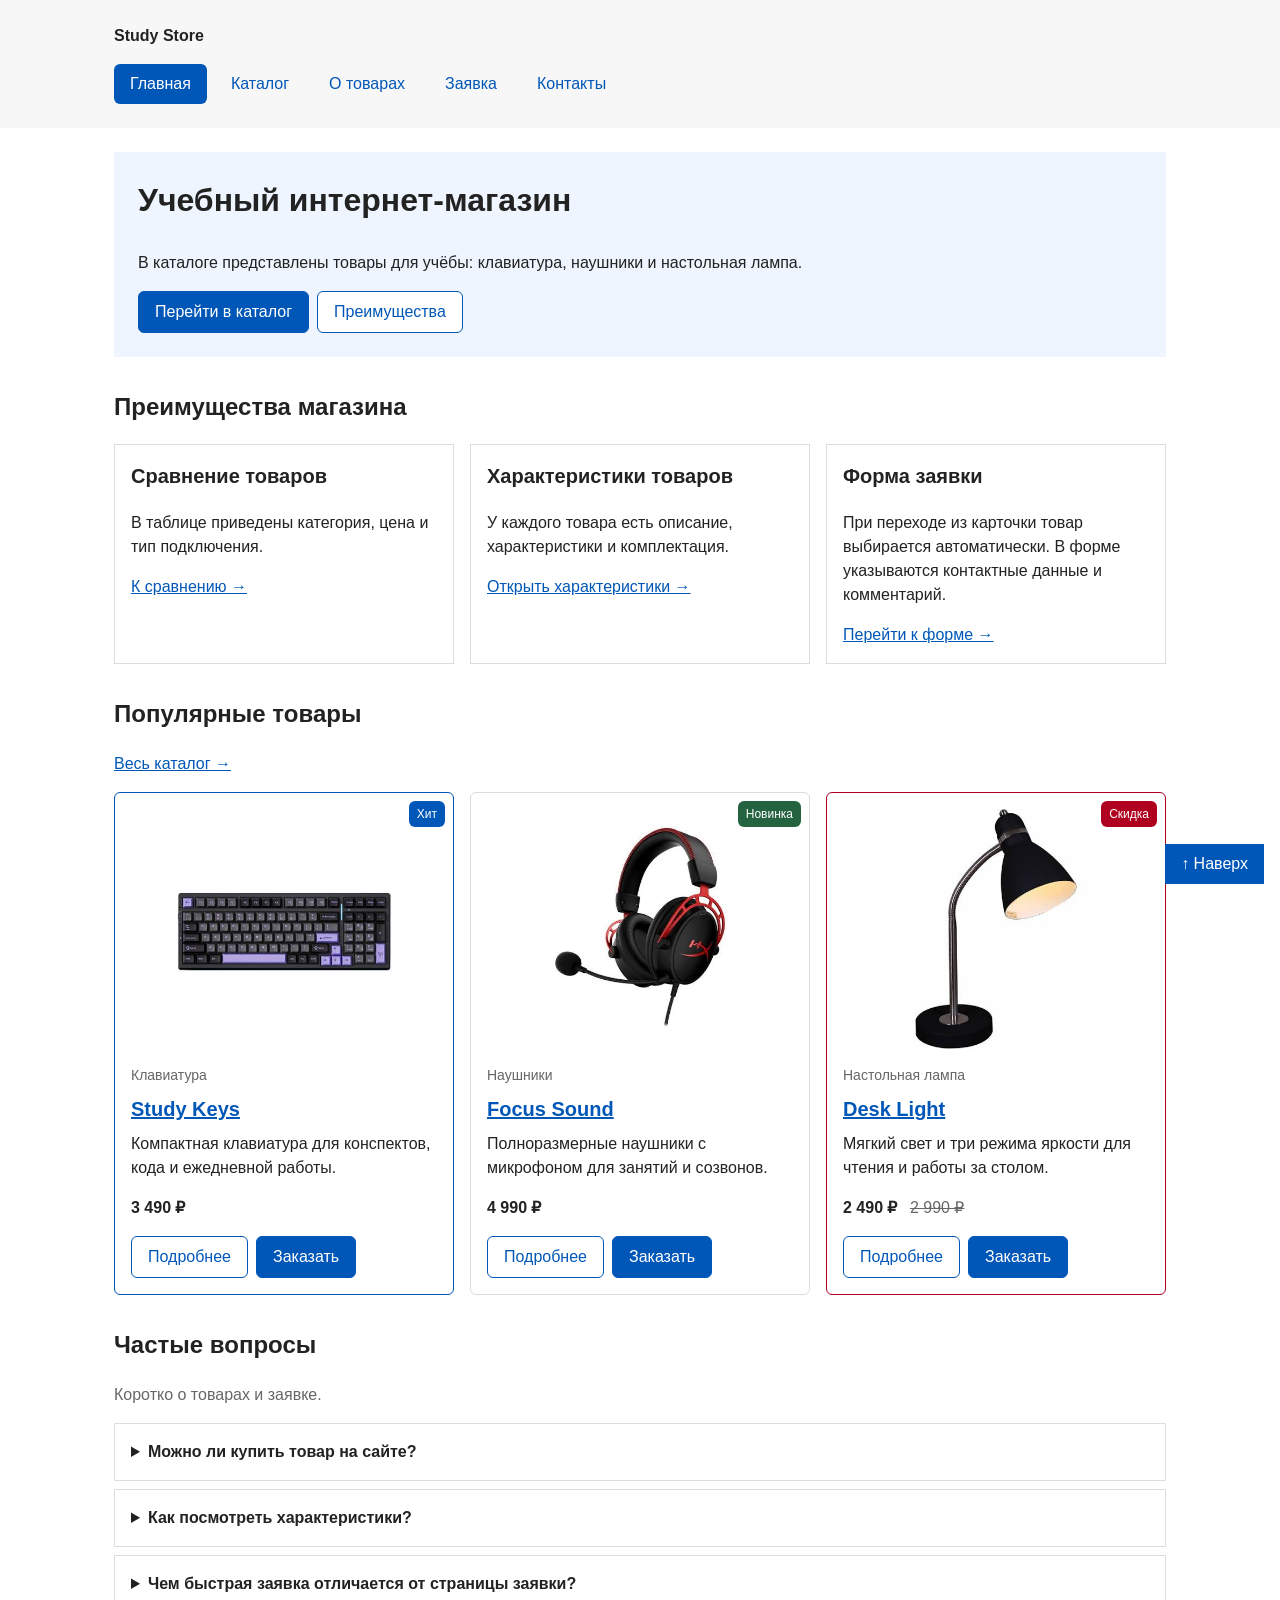
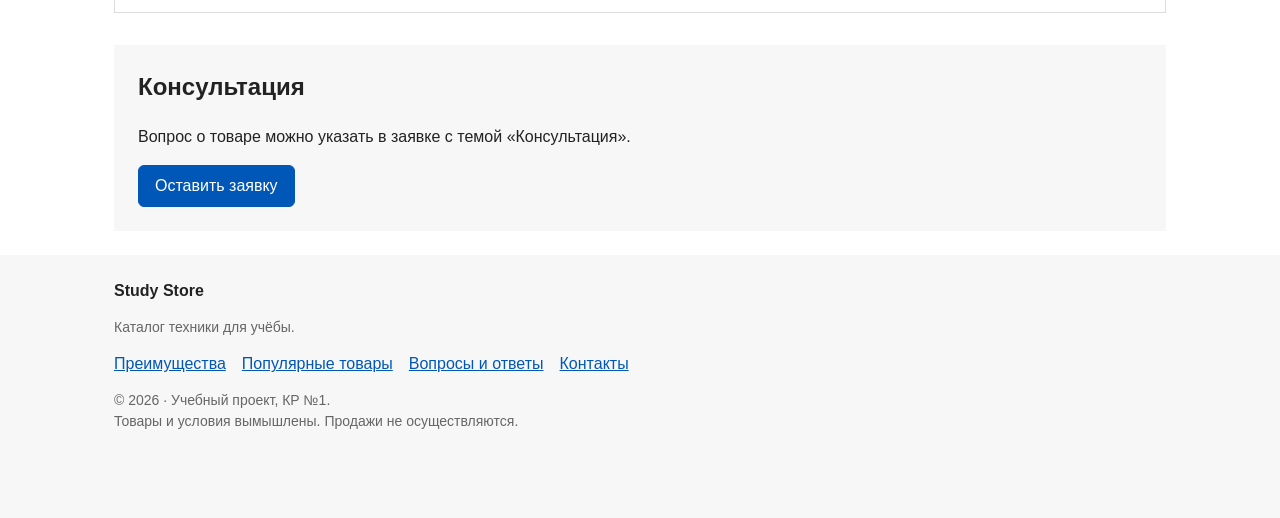
<file: index.html>
<!DOCTYPE html>
<html lang="ru">
<head>
  <meta charset="UTF-8">
  <meta name="viewport" content="width=device-width, initial-scale=1.0">
  <meta name="description" content="Study Store: клавиатура, наушники и настольная лампа для удобного рабочего места. Учебный интернет-магазин.">
  <title>Техника для учёбы — Study Store</title>
  <link rel="icon" href="images/favicon.svg" type="image/svg+xml">
  <link rel="stylesheet" href="css/style.css?v=20261005-hover">
  <script src="js/main.js?v=kr1-final" defer></script>
</head>
<body>
  <a class="skip-link" href="#main-content">Перейти к содержимому</a>
  <header class="site-header" id="top">
    <div class="site-header__inner">
      <a class="site-header__logo" href="index.html">Study Store</a>
      <nav class="site-nav" aria-label="Основная навигация">
        <ul class="site-nav__list">
          <li class="site-nav__item"><a class="site-nav__link site-nav__link--active" aria-current="page" href="index.html">Главная</a></li>
          <li class="site-nav__item"><a class="site-nav__link" href="catalog.html">Каталог</a></li>
          <li class="site-nav__item"><a class="site-nav__link" href="product.html">О товарах</a></li>
          <li class="site-nav__item"><a class="site-nav__link" href="order.html">Заявка</a></li>
          <li class="site-nav__item"><a class="site-nav__link" href="contacts.html">Контакты</a></li>
        </ul>
      </nav>
    </div>
  </header>
  <main class="page-main" id="main-content" tabindex="-1">
    <section class="hero" aria-labelledby="hero-title">
      <div class="hero__content">
        
        <h1 class="hero__title" id="hero-title">Учебный интернет-магазин</h1>
        <p class="hero__description">В каталоге представлены товары для учёбы: клавиатура, наушники и настольная лампа.</p>
        <div class="hero__actions"><a class="button button--primary" href="catalog.html">Перейти в каталог</a><a class="button button--secondary" href="#advantages">Преимущества</a></div>
      </div>
    </section>
    <section class="section" id="advantages" aria-labelledby="advantages-title">
      <div class="section__heading"><div><h2 class="section__title" id="advantages-title">Преимущества магазина</h2></div></div>
      <div class="benefits">
        <article class="benefit"><h3 class="benefit__title">Сравнение товаров</h3><p class="benefit__text">В таблице приведены категория, цена и тип подключения.</p><a href="catalog.html#comparison">К сравнению →</a></article>
        <article class="benefit"><h3 class="benefit__title">Характеристики товаров</h3><p class="benefit__text">У каждого товара есть описание, характеристики и комплектация.</p><a href="product.html">Открыть характеристики →</a></article>
        <article class="benefit"><h3 class="benefit__title">Форма заявки</h3><p class="benefit__text">При переходе из карточки товар выбирается автоматически. В форме указываются контактные данные и комментарий.</p><a href="order.html">Перейти к форме →</a></article>
      </div>
    </section>
    <section class="section" id="popular" aria-labelledby="popular-title">
      <div class="section__heading"><div><h2 class="section__title" id="popular-title">Популярные товары</h2></div><a class="section__link" href="catalog.html">Весь каталог →</a></div>
      <div class="products-grid">
        <article class="product-card product-card--featured">
          <span class="product-card__badge">Хит</span>
          <a class="product-card__visual" href="product.html#keyboard" aria-label="Подробнее о Study Keys"><img class="product-card__image" src="images/keyboard.jpeg" width="447" height="447" alt="Клавиатура Study Keys — фото" loading="lazy"></a>
          <p class="product-card__category">Клавиатура</p>
          <h3 class="product-card__title"><a href="product.html#keyboard">Study Keys</a></h3>
          <p class="product-card__description">Компактная клавиатура для конспектов, кода и ежедневной работы.</p>
          <p class="product-card__price">3 490 ₽</p>
          <div class="product-card__actions">
            <a class="button button--secondary" href="product.html#keyboard">Подробнее</a>
            <button class="button button--primary product-card__button" type="button" data-order-product="keyboard">Заказать</button>
          </div>
        </article>
        <article class="product-card product-card--new">
          <span class="product-card__badge">Новинка</span>
          <a class="product-card__visual" href="product.html#headphones" aria-label="Подробнее о Focus Sound"><img class="product-card__image" src="images/headphones.jpeg" width="447" height="447" alt="Наушники Focus Sound — фото" loading="lazy"></a>
          <p class="product-card__category">Наушники</p>
          <h3 class="product-card__title"><a href="product.html#headphones">Focus Sound</a></h3>
          <p class="product-card__description">Полноразмерные наушники с микрофоном для занятий и созвонов.</p>
          <p class="product-card__price">4 990 ₽</p>
          <div class="product-card__actions">
            <a class="button button--secondary" href="product.html#headphones">Подробнее</a>
            <button class="button button--primary product-card__button" type="button" data-order-product="headphones">Заказать</button>
          </div>
        </article>
        <article class="product-card product-card--discount">
          <span class="product-card__badge">Скидка</span>
          <a class="product-card__visual" href="product.html#lamp" aria-label="Подробнее о Desk Light"><img class="product-card__image" src="images/desk_lamp.jpeg" width="447" height="447" alt="Настольная лампа Desk Light — фото" loading="lazy"></a>
          <p class="product-card__category">Настольная лампа</p>
          <h3 class="product-card__title"><a href="product.html#lamp">Desk Light</a></h3>
          <p class="product-card__description">Мягкий свет и три режима яркости для чтения и работы за столом.</p>
          <p class="product-card__price">2 490 ₽ <del class="product-card__old-price">2 990 ₽</del></p>
          <div class="product-card__actions">
            <a class="button button--secondary" href="product.html#lamp">Подробнее</a>
            <button class="button button--primary product-card__button" type="button" data-order-product="lamp">Заказать</button>
          </div>
        </article>
      </div>
    </section>
    <p class="success-message" id="success-message" role="status" tabindex="-1" hidden></p>
    <section class="section faq" id="faq" aria-labelledby="faq-title">
      <div><h2 class="section__title" id="faq-title">Частые вопросы</h2><p class="section__description">Коротко о товарах и заявке.</p></div>
      <div class="faq__list">
        <details class="faq__item"><summary class="faq__question">Можно ли купить товар на сайте?</summary><p class="faq__answer">Это учебный магазин. Товары и цены демонстрационные, оплаты и настоящей отправки заявок нет.</p></details>
        <details class="faq__item"><summary class="faq__question">Как посмотреть характеристики?</summary><p class="faq__answer">Ссылка «Подробнее» в карточке ведёт на страницу с характеристиками и комплектацией товара.</p></details>
        <details class="faq__item"><summary class="faq__question">Чем быстрая заявка отличается от страницы заявки?</summary><p class="faq__answer">В модальном окне удобно оставить заявку, не уходя из каталога. На отдельной странице доступна та же форма с подсказками.</p></details>
      </div>
    </section>
    <aside class="callout"><div><h2 class="callout__title">Консультация</h2><p class="callout__text">Вопрос о товаре можно указать в заявке с темой «Консультация».</p></div><a class="button button--primary" href="order.html">Оставить заявку</a></aside>
  </main>
  <footer class="site-footer" id="contacts">
    <div class="site-footer__inner">
      <div><a class="site-footer__logo" href="index.html">Study Store</a><p class="site-footer__note">Каталог техники для учёбы.</p></div>
      <nav class="site-footer__nav" aria-label="Разделы главной страницы">
        <a href="index.html#advantages">Преимущества</a>
        <a href="index.html#popular">Популярные товары</a>
        <a href="index.html#faq">Вопросы и ответы</a>
        <a href="contacts.html">Контакты</a>
      </nav>
      <p class="site-footer__note">© 2026 · Учебный проект, КР №1.<br>Товары и условия вымышлены. Продажи не осуществляются.</p>
    </div>
  </footer>
  <a class="back-to-top" href="#top" aria-label="Вернуться наверх">↑ Наверх</a>
  <dialog class="order-dialog" id="order-dialog" aria-labelledby="order-dialog-title">
    <h2 class="order-dialog__title" id="order-dialog-title">Оставить заявку</h2>
      <form class="order-form" id="order-form" action="order.html" method="get">
        <p class="order-form__note">Поля со звёздочкой * обязательны. Это учебная форма: данные не отправляются и не сохраняются.</p>
        <noscript><p class="order-form__note">Для демонстрации отправки включите JavaScript. Не вводите реальные персональные данные.</p></noscript>
        <div class="order-form__field">
          <label class="order-form__label" for="selected-product">Товар *</label>
          <select class="order-form__select" id="selected-product" name="product" required>
            <option value="">Выберите товар</option>
            <option value="keyboard">Study Keys — 3 490 ₽</option>
            <option value="headphones">Focus Sound — 4 990 ₽</option>
            <option value="lamp">Desk Light — 2 490 ₽</option>
          </select>
        </div>
        <div class="order-form__row">
          <div class="order-form__field">
            <label class="order-form__label" for="order-name">Имя *</label>
            <input class="order-form__input" id="order-name" name="name" type="text" minlength="2" maxlength="60" autocomplete="given-name" placeholder="Например, Алексей" required>
          </div>
          <div class="order-form__field">
            <label class="order-form__label" for="order-email">E-mail *</label>
            <input class="order-form__input" id="order-email" name="email" type="email" autocomplete="email" placeholder="name@example.com" required>
          </div>
        </div>
        <div class="order-form__row">
          <div class="order-form__field">
            <label class="order-form__label" for="order-phone">Телефон *</label>
            <input class="order-form__input" id="order-phone" name="phone" type="tel" autocomplete="tel" inputmode="tel" pattern="\+7[0-9]{10}" placeholder="+79000000000" aria-describedby="phone-hint" required>
            <small class="order-form__hint" id="phone-hint">+7 и 10 цифр, без пробелов: +79000000000.</small>
          </div>
          <div class="order-form__field">
            <label class="order-form__label" for="order-date">Удобная дата связи</label>
            <input class="order-form__input" id="order-date" name="date" type="date">
          </div>
        </div>
        <div class="order-form__field">
          <label class="order-form__label" for="order-topic">Тема заявки *</label>
          <select class="order-form__select" id="order-topic" name="topic" required>
            <option value="product">Заказ товара</option>
            <option value="consultation">Консультация</option>
            <option value="delivery">Вопрос о доставке</option>
          </select>
        </div>
        <div class="order-form__field">
          <label class="order-form__label" for="order-comment">Комментарий</label>
          <textarea class="order-form__textarea" id="order-comment" name="comment" rows="3" maxlength="1000" placeholder="Комментарий к заявке"></textarea>
        </div>
        <div class="order-form__consent">
          <input class="order-form__checkbox" id="order-agreement" name="agreement" type="checkbox" required>
          <label class="order-form__label" for="order-agreement">Согласен на обработку указанных данных в рамках учебной демонстрации *</label>
        </div>
        <div class="order-form__actions">
          <button class="button button--primary" type="submit">Отправить заявку</button>
          <button class="button button--secondary" id="close-order-dialog" type="button">Закрыть</button>
        </div>
      </form>
  </dialog>
</body>
</html>
</file>
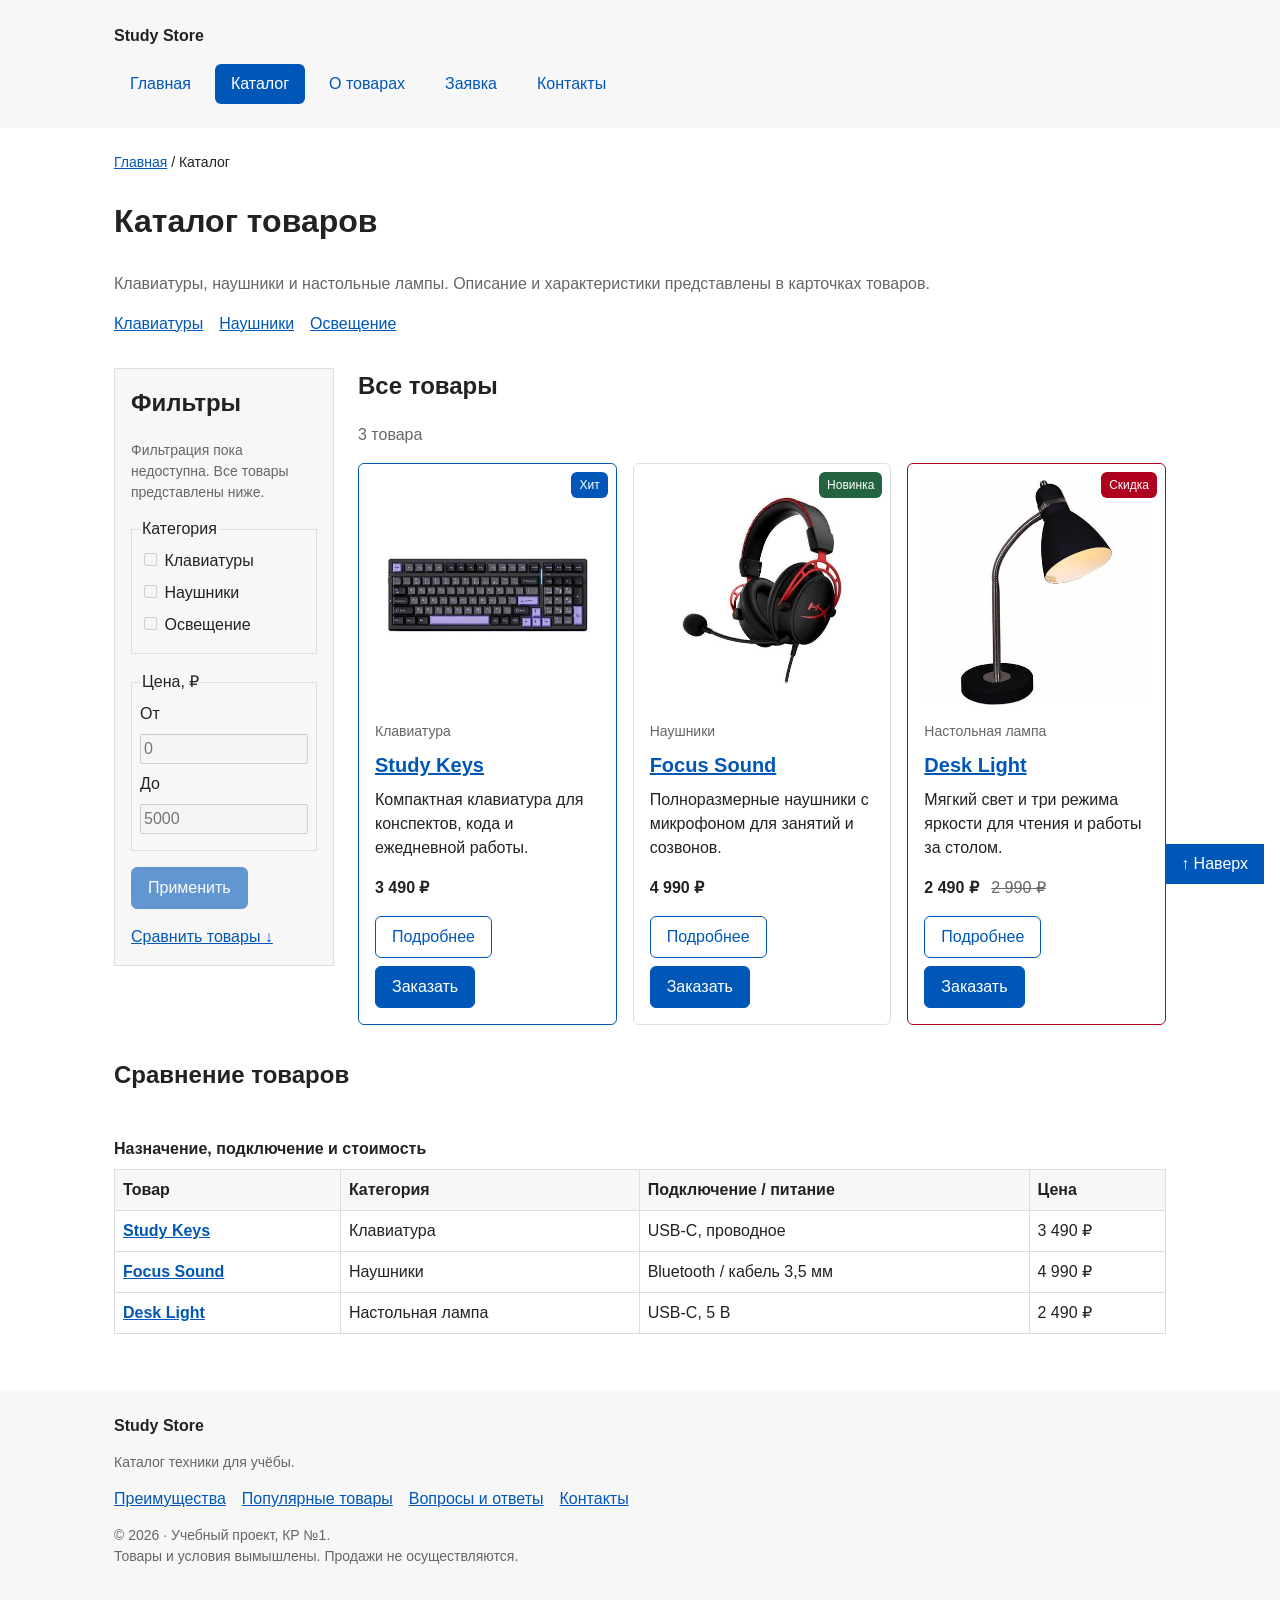
<file: catalog.html>
<!DOCTYPE html>
<html lang="ru">
<head>
  <meta charset="UTF-8">
  <meta name="viewport" content="width=device-width, initial-scale=1.0">
  <meta name="description" content="Каталог Study Store: три категории техники, цены, карточки товаров и таблица сравнения.">
  <title>Каталог товаров — Study Store</title>
  <link rel="icon" href="images/favicon.svg" type="image/svg+xml">
  <link rel="stylesheet" href="css/style.css?v=20261005-hover">
  <script src="js/main.js?v=kr1-final" defer></script>
</head>
<body>
  <a class="skip-link" href="#main-content">Перейти к содержимому</a>
  <header class="site-header" id="top">
    <div class="site-header__inner">
      <a class="site-header__logo" href="index.html">Study Store</a>
      <nav class="site-nav" aria-label="Основная навигация">
        <ul class="site-nav__list">
          <li class="site-nav__item"><a class="site-nav__link" href="index.html">Главная</a></li>
          <li class="site-nav__item"><a class="site-nav__link site-nav__link--active" aria-current="page" href="catalog.html">Каталог</a></li>
          <li class="site-nav__item"><a class="site-nav__link" href="product.html">О товарах</a></li>
          <li class="site-nav__item"><a class="site-nav__link" href="order.html">Заявка</a></li>
          <li class="site-nav__item"><a class="site-nav__link" href="contacts.html">Контакты</a></li>
        </ul>
      </nav>
    </div>
  </header>
  <main class="page-main" id="main-content" tabindex="-1">
    <nav class="breadcrumbs" aria-label="Хлебные крошки"><a class="breadcrumbs__link" href="index.html">Главная</a><span class="breadcrumbs__current" aria-current="page">Каталог</span></nav>
    <section class="section page-intro"><h1 class="page-intro__title">Каталог товаров</h1><p class="section__description">Клавиатуры, наушники и настольные лампы. Описание и характеристики представлены в карточках товаров.</p><div class="category-nav" aria-label="Категории"><a class="category-nav__link" href="product.html#keyboard">Клавиатуры</a><a class="category-nav__link" href="product.html#headphones">Наушники</a><a class="category-nav__link" href="product.html#lamp">Освещение</a></div></section>
    <div class="catalog-layout">
      <aside class="catalog-filters" aria-labelledby="filters-title">
        <h2 class="catalog-filters__title" id="filters-title">Фильтры</h2>
        <p class="catalog-filters__note" id="filter-note">Фильтрация пока недоступна. Все товары представлены ниже.</p>
        <form class="filters-form" action="catalog.html" method="get" aria-describedby="filter-note">
          <fieldset class="filters-form__group" disabled><legend class="filters-form__legend">Категория</legend>
            <label class="filters-form__label" for="category-keys"><input id="category-keys" name="category" type="checkbox" value="keyboard"> Клавиатуры</label>
            <label class="filters-form__label" for="category-sound"><input id="category-sound" name="category" type="checkbox" value="headphones"> Наушники</label>
            <label class="filters-form__label" for="category-light"><input id="category-light" name="category" type="checkbox" value="lamp"> Освещение</label>
          </fieldset>
          <fieldset class="filters-form__group" disabled><legend class="filters-form__legend">Цена, ₽</legend><label class="filters-form__label" for="price-from">От</label><input class="filters-form__input" id="price-from" name="price-from" type="number" min="0" placeholder="0"><label class="filters-form__label" for="price-to">До</label><input class="filters-form__input" id="price-to" name="price-to" type="number" min="0" placeholder="5000"></fieldset>
          <button class="button button--primary" type="submit" disabled>Применить</button>
        </form>
        <a class="catalog-filters__link" href="#comparison">Сравнить товары ↓</a>
      </aside>
      <section class="catalog-products" aria-labelledby="products-title"><div class="section__heading"><h2 class="section__title" id="products-title">Все товары</h2><span class="catalog-products__count">3 товара</span></div><div class="products-grid products-grid--catalog">
        <article class="product-card product-card--featured">
          <span class="product-card__badge">Хит</span>
          <a class="product-card__visual" href="product.html#keyboard" aria-label="Подробнее о Study Keys"><img class="product-card__image" src="images/keyboard.jpeg" width="447" height="447" alt="Клавиатура Study Keys — фото" loading="lazy"></a>
          <p class="product-card__category">Клавиатура</p>
          <h3 class="product-card__title"><a href="product.html#keyboard">Study Keys</a></h3>
          <p class="product-card__description">Компактная клавиатура для конспектов, кода и ежедневной работы.</p>
          <p class="product-card__price">3 490 ₽</p>
          <div class="product-card__actions">
            <a class="button button--secondary" href="product.html#keyboard">Подробнее</a>
            <button class="button button--primary product-card__button" type="button" data-order-product="keyboard">Заказать</button>
          </div>
        </article>
        <article class="product-card product-card--new">
          <span class="product-card__badge">Новинка</span>
          <a class="product-card__visual" href="product.html#headphones" aria-label="Подробнее о Focus Sound"><img class="product-card__image" src="images/headphones.jpeg" width="447" height="447" alt="Наушники Focus Sound — фото" loading="lazy"></a>
          <p class="product-card__category">Наушники</p>
          <h3 class="product-card__title"><a href="product.html#headphones">Focus Sound</a></h3>
          <p class="product-card__description">Полноразмерные наушники с микрофоном для занятий и созвонов.</p>
          <p class="product-card__price">4 990 ₽</p>
          <div class="product-card__actions">
            <a class="button button--secondary" href="product.html#headphones">Подробнее</a>
            <button class="button button--primary product-card__button" type="button" data-order-product="headphones">Заказать</button>
          </div>
        </article>
        <article class="product-card product-card--discount">
          <span class="product-card__badge">Скидка</span>
          <a class="product-card__visual" href="product.html#lamp" aria-label="Подробнее о Desk Light"><img class="product-card__image" src="images/desk_lamp.jpeg" width="447" height="447" alt="Настольная лампа Desk Light — фото" loading="lazy"></a>
          <p class="product-card__category">Настольная лампа</p>
          <h3 class="product-card__title"><a href="product.html#lamp">Desk Light</a></h3>
          <p class="product-card__description">Мягкий свет и три режима яркости для чтения и работы за столом.</p>
          <p class="product-card__price">2 490 ₽ <del class="product-card__old-price">2 990 ₽</del></p>
          <div class="product-card__actions">
            <a class="button button--secondary" href="product.html#lamp">Подробнее</a>
            <button class="button button--primary product-card__button" type="button" data-order-product="lamp">Заказать</button>
          </div>
        </article>
      </div></section>
    </div>
    <p class="success-message" id="success-message" role="status" tabindex="-1" hidden></p>
    <section class="section" id="comparison" aria-labelledby="comparison-title"><h2 class="section__title" id="comparison-title">Сравнение товаров</h2><div class="table-wrap" role="region" aria-label="Сравнение товаров" tabindex="0"><table class="product-table"><caption class="product-table__caption">Назначение, подключение и стоимость</caption><thead><tr><th class="product-table__cell" scope="col">Товар</th><th class="product-table__cell" scope="col">Категория</th><th class="product-table__cell" scope="col">Подключение / питание</th><th class="product-table__cell" scope="col">Цена</th></tr></thead><tbody>
          <tr><th class="product-table__cell" scope="row"><a href="product.html#keyboard">Study Keys</a></th><td class="product-table__cell">Клавиатура</td><td class="product-table__cell">USB-C, проводное</td><td class="product-table__cell">3 490 ₽</td></tr>
          <tr><th class="product-table__cell" scope="row"><a href="product.html#headphones">Focus Sound</a></th><td class="product-table__cell">Наушники</td><td class="product-table__cell">Bluetooth / кабель 3,5 мм</td><td class="product-table__cell">4 990 ₽</td></tr>
          <tr><th class="product-table__cell" scope="row"><a href="product.html#lamp">Desk Light</a></th><td class="product-table__cell">Настольная лампа</td><td class="product-table__cell">USB-C, 5 В</td><td class="product-table__cell">2 490 ₽</td></tr>
        </tbody></table></div></section>
  </main>
  <footer class="site-footer" id="contacts">
    <div class="site-footer__inner">
      <div><a class="site-footer__logo" href="index.html">Study Store</a><p class="site-footer__note">Каталог техники для учёбы.</p></div>
      <nav class="site-footer__nav" aria-label="Разделы главной страницы">
        <a href="index.html#advantages">Преимущества</a>
        <a href="index.html#popular">Популярные товары</a>
        <a href="index.html#faq">Вопросы и ответы</a>
        <a href="contacts.html">Контакты</a>
      </nav>
      <p class="site-footer__note">© 2026 · Учебный проект, КР №1.<br>Товары и условия вымышлены. Продажи не осуществляются.</p>
    </div>
  </footer>
  <a class="back-to-top" href="#top" aria-label="Вернуться наверх">↑ Наверх</a>
  <dialog class="order-dialog" id="order-dialog" aria-labelledby="order-dialog-title">
    <h2 class="order-dialog__title" id="order-dialog-title">Оставить заявку</h2>
      <form class="order-form" id="order-form" action="order.html" method="get">
        <p class="order-form__note">Поля со звёздочкой * обязательны. Это учебная форма: данные не отправляются и не сохраняются.</p>
        <noscript><p class="order-form__note">Для демонстрации отправки включите JavaScript. Не вводите реальные персональные данные.</p></noscript>
        <div class="order-form__field">
          <label class="order-form__label" for="selected-product">Товар *</label>
          <select class="order-form__select" id="selected-product" name="product" required>
            <option value="">Выберите товар</option>
            <option value="keyboard">Study Keys — 3 490 ₽</option>
            <option value="headphones">Focus Sound — 4 990 ₽</option>
            <option value="lamp">Desk Light — 2 490 ₽</option>
          </select>
        </div>
        <div class="order-form__row">
          <div class="order-form__field">
            <label class="order-form__label" for="order-name">Имя *</label>
            <input class="order-form__input" id="order-name" name="name" type="text" minlength="2" maxlength="60" autocomplete="given-name" placeholder="Например, Алексей" required>
          </div>
          <div class="order-form__field">
            <label class="order-form__label" for="order-email">E-mail *</label>
            <input class="order-form__input" id="order-email" name="email" type="email" autocomplete="email" placeholder="name@example.com" required>
          </div>
        </div>
        <div class="order-form__row">
          <div class="order-form__field">
            <label class="order-form__label" for="order-phone">Телефон *</label>
            <input class="order-form__input" id="order-phone" name="phone" type="tel" autocomplete="tel" inputmode="tel" pattern="\+7[0-9]{10}" placeholder="+79000000000" aria-describedby="phone-hint" required>
            <small class="order-form__hint" id="phone-hint">+7 и 10 цифр, без пробелов: +79000000000.</small>
          </div>
          <div class="order-form__field">
            <label class="order-form__label" for="order-date">Удобная дата связи</label>
            <input class="order-form__input" id="order-date" name="date" type="date">
          </div>
        </div>
        <div class="order-form__field">
          <label class="order-form__label" for="order-topic">Тема заявки *</label>
          <select class="order-form__select" id="order-topic" name="topic" required>
            <option value="product">Заказ товара</option>
            <option value="consultation">Консультация</option>
            <option value="delivery">Вопрос о доставке</option>
          </select>
        </div>
        <div class="order-form__field">
          <label class="order-form__label" for="order-comment">Комментарий</label>
          <textarea class="order-form__textarea" id="order-comment" name="comment" rows="3" maxlength="1000" placeholder="Комментарий к заявке"></textarea>
        </div>
        <div class="order-form__consent">
          <input class="order-form__checkbox" id="order-agreement" name="agreement" type="checkbox" required>
          <label class="order-form__label" for="order-agreement">Согласен на обработку указанных данных в рамках учебной демонстрации *</label>
        </div>
        <div class="order-form__actions">
          <button class="button button--primary" type="submit">Отправить заявку</button>
          <button class="button button--secondary" id="close-order-dialog" type="button">Закрыть</button>
        </div>
      </form>
  </dialog>
</body>
</html>
</file>
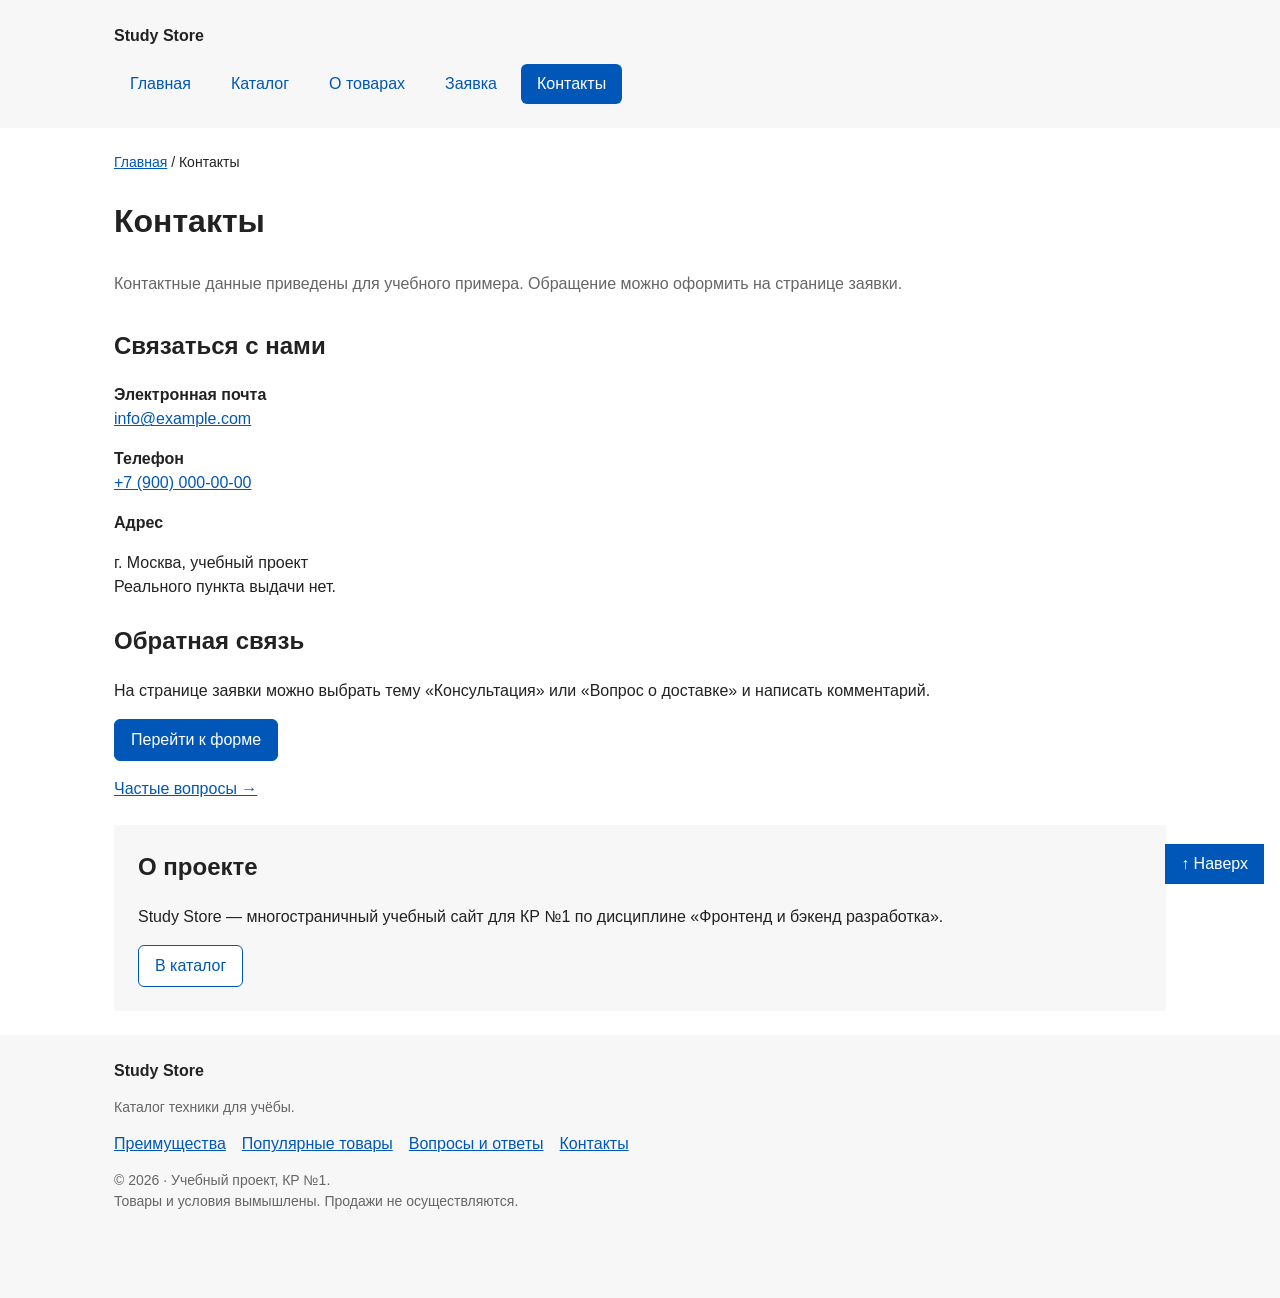
<file: contacts.html>
<!DOCTYPE html>
<html lang="ru">
<head>
  <meta charset="UTF-8">
  <meta name="viewport" content="width=device-width, initial-scale=1.0">
  <meta name="description" content="Контакты учебного магазина Study Store, ссылка на форму заявки и ответы на частые вопросы.">
  <title>Контакты и обратная связь — Study Store</title>
  <link rel="icon" href="images/favicon.svg" type="image/svg+xml">
  <link rel="stylesheet" href="css/style.css?v=20261005-hover">
</head>
<body>
  <a class="skip-link" href="#main-content">Перейти к содержимому</a>
  <header class="site-header" id="top">
    <div class="site-header__inner">
      <a class="site-header__logo" href="index.html">Study Store</a>
      <nav class="site-nav" aria-label="Основная навигация">
        <ul class="site-nav__list">
          <li class="site-nav__item"><a class="site-nav__link" href="index.html">Главная</a></li>
          <li class="site-nav__item"><a class="site-nav__link" href="catalog.html">Каталог</a></li>
          <li class="site-nav__item"><a class="site-nav__link" href="product.html">О товарах</a></li>
          <li class="site-nav__item"><a class="site-nav__link" href="order.html">Заявка</a></li>
          <li class="site-nav__item"><a class="site-nav__link site-nav__link--active" aria-current="page" href="contacts.html">Контакты</a></li>
        </ul>
      </nav>
    </div>
  </header>
  <main class="page-main" id="main-content" tabindex="-1">
    <nav class="breadcrumbs" aria-label="Хлебные крошки"><a class="breadcrumbs__link" href="index.html">Главная</a><span class="breadcrumbs__current" aria-current="page">Контакты</span></nav>
    <section class="section page-intro"><h1 class="page-intro__title">Контакты</h1><p class="section__description">Контактные данные приведены для учебного примера. Обращение можно оформить на странице заявки.</p></section>
    <div class="contact-grid"><section class="contact-card" aria-labelledby="contact-title"><h2 class="contact-card__title" id="contact-title">Связаться с нами</h2><address class="contact-card__address"><p class="contact-card__label">Электронная почта</p><a href="mailto:info@example.com">info@example.com</a><p class="contact-card__label">Телефон</p><a href="tel:+79000000000">+7 (900) 000-00-00</a><p class="contact-card__label">Адрес</p><p>г. Москва, учебный проект<br>Реального пункта выдачи нет.</p></address></section>
    <section class="contact-card contact-card--accent" id="feedback" aria-labelledby="feedback-title"><h2 class="contact-card__title" id="feedback-title">Обратная связь</h2><p>На странице заявки можно выбрать тему «Консультация» или «Вопрос о доставке» и написать комментарий.</p><a class="button button--primary" href="order.html">Перейти к форме</a><a class="contact-card__link" href="index.html#faq">Частые вопросы →</a></section></div>
    <aside class="callout"><div><h2 class="callout__title">О проекте</h2><p class="callout__text">Study Store — многостраничный учебный сайт для КР №1 по дисциплине «Фронтенд и бэкенд разработка».</p></div><a class="button button--secondary" href="catalog.html">В каталог</a></aside>
  </main>
  <footer class="site-footer" id="contacts">
    <div class="site-footer__inner">
      <div><a class="site-footer__logo" href="index.html">Study Store</a><p class="site-footer__note">Каталог техники для учёбы.</p></div>
      <nav class="site-footer__nav" aria-label="Разделы главной страницы">
        <a href="index.html#advantages">Преимущества</a>
        <a href="index.html#popular">Популярные товары</a>
        <a href="index.html#faq">Вопросы и ответы</a>
        <a href="contacts.html">Контакты</a>
      </nav>
      <p class="site-footer__note">© 2026 · Учебный проект, КР №1.<br>Товары и условия вымышлены. Продажи не осуществляются.</p>
    </div>
  </footer>
  <a class="back-to-top" href="#top" aria-label="Вернуться наверх">↑ Наверх</a>
</body>
</html>
</file>
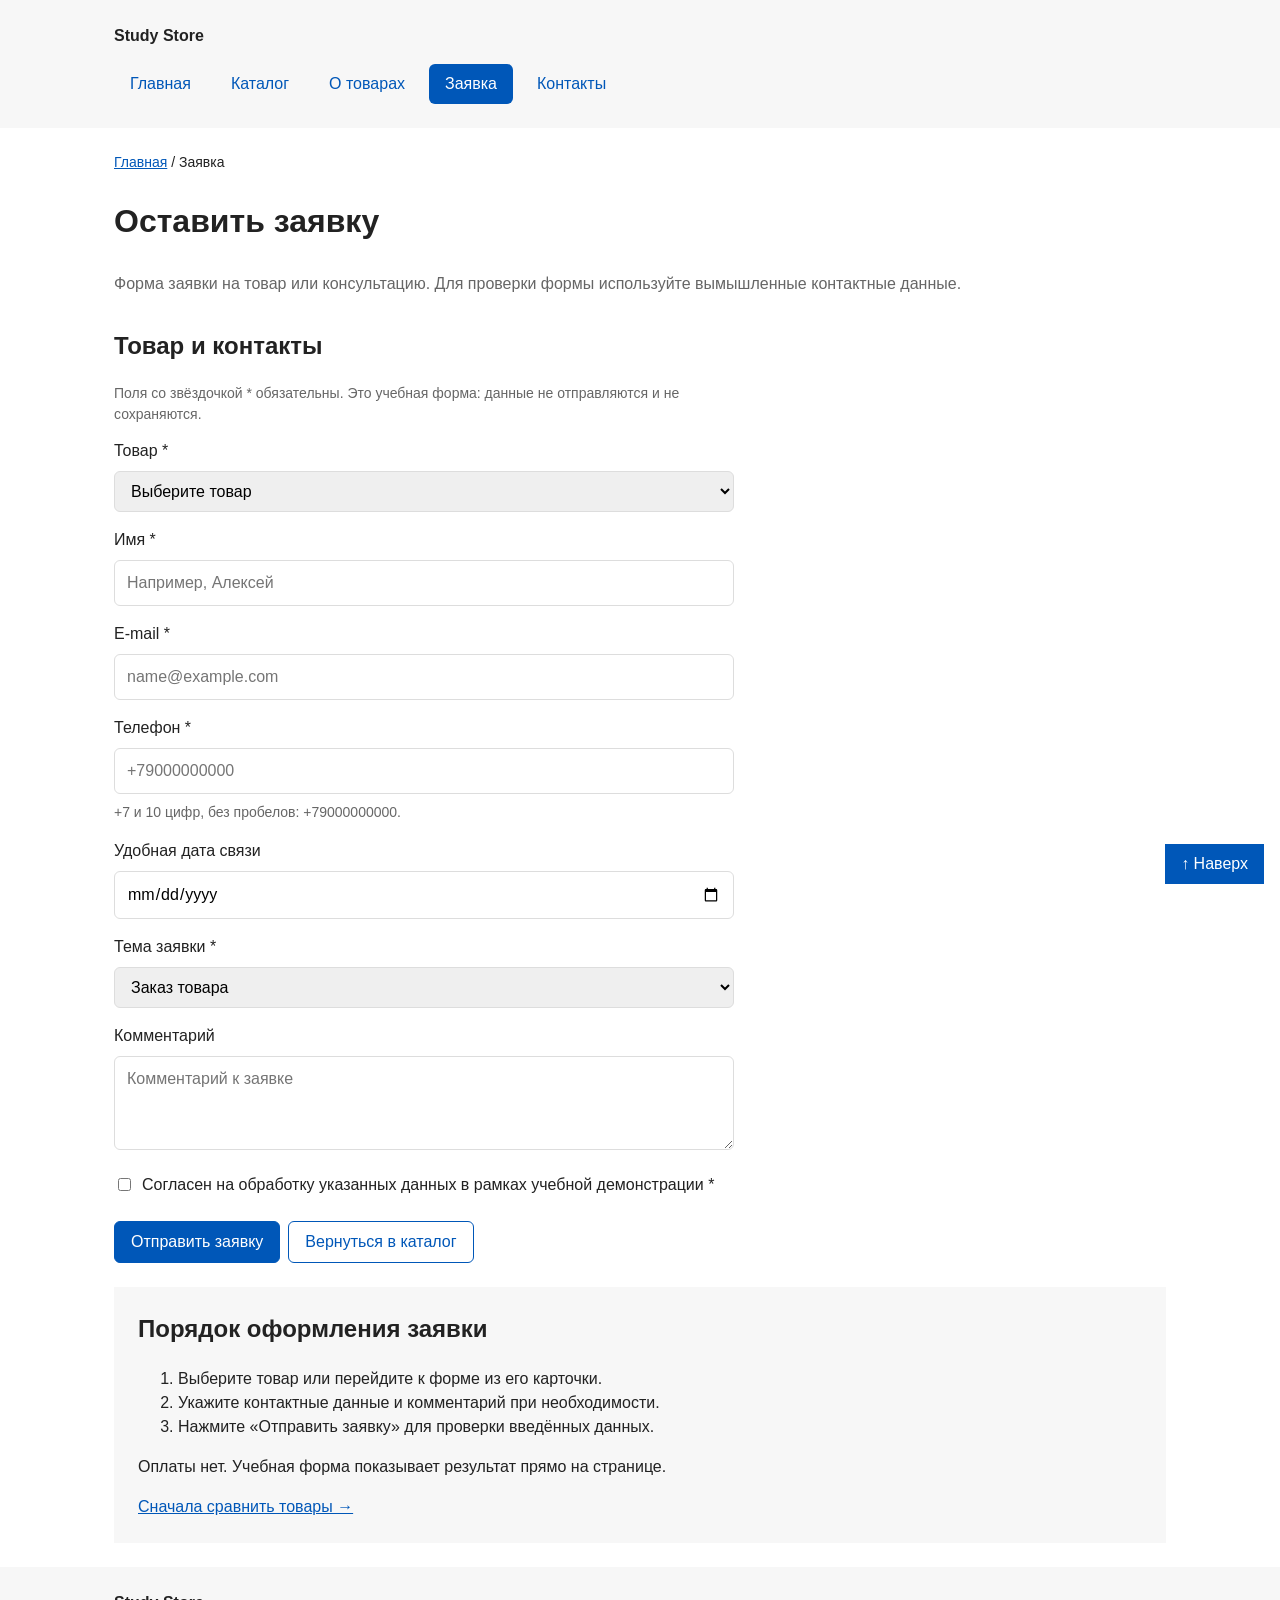
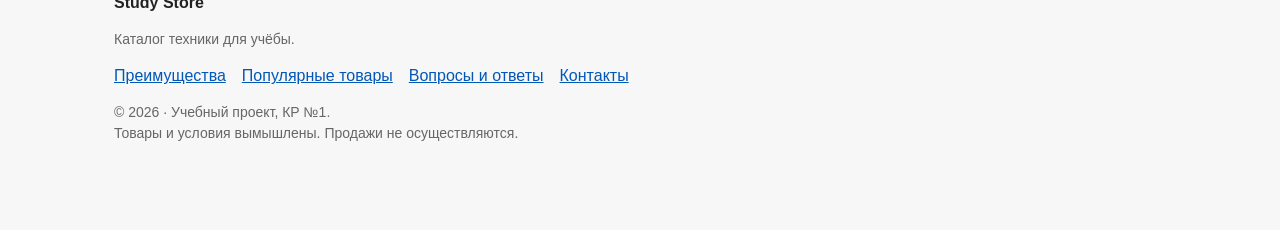
<file: order.html>
<!DOCTYPE html>
<html lang="ru">
<head>
  <meta charset="UTF-8">
  <meta name="viewport" content="width=device-width, initial-scale=1.0">
  <meta name="description" content="Учебная форма заявки Study Store: выбор товара, контактные данные, тема обращения и комментарий.">
  <title>Оформление заявки — Study Store</title>
  <link rel="icon" href="images/favicon.svg" type="image/svg+xml">
  <link rel="stylesheet" href="css/style.css?v=20261005-hover">
  <script src="js/main.js?v=kr1-final" defer></script>
</head>
<body>
  <a class="skip-link" href="#main-content">Перейти к содержимому</a>
  <header class="site-header" id="top">
    <div class="site-header__inner">
      <a class="site-header__logo" href="index.html">Study Store</a>
      <nav class="site-nav" aria-label="Основная навигация">
        <ul class="site-nav__list">
          <li class="site-nav__item"><a class="site-nav__link" href="index.html">Главная</a></li>
          <li class="site-nav__item"><a class="site-nav__link" href="catalog.html">Каталог</a></li>
          <li class="site-nav__item"><a class="site-nav__link" href="product.html">О товарах</a></li>
          <li class="site-nav__item"><a class="site-nav__link site-nav__link--active" aria-current="page" href="order.html">Заявка</a></li>
          <li class="site-nav__item"><a class="site-nav__link" href="contacts.html">Контакты</a></li>
        </ul>
      </nav>
    </div>
  </header>
  <main class="page-main" id="main-content" tabindex="-1">
    <nav class="breadcrumbs" aria-label="Хлебные крошки"><a class="breadcrumbs__link" href="index.html">Главная</a><span class="breadcrumbs__current" aria-current="page">Заявка</span></nav>
    <section class="section page-intro"><h1 class="page-intro__title">Оставить заявку</h1><p class="section__description">Форма заявки на товар или консультацию. Для проверки формы используйте вымышленные контактные данные.</p></section>
    <div class="order-layout"><section class="order-panel" aria-labelledby="form-title"><h2 class="order-panel__title" id="form-title">Товар и контакты</h2>
      <form class="order-form" id="order-form" action="order.html" method="get">
        <p class="order-form__note">Поля со звёздочкой * обязательны. Это учебная форма: данные не отправляются и не сохраняются.</p>
        <noscript><p class="order-form__note">Для демонстрации отправки включите JavaScript. Не вводите реальные персональные данные.</p></noscript>
        <div class="order-form__field">
          <label class="order-form__label" for="selected-product">Товар *</label>
          <select class="order-form__select" id="selected-product" name="product" required>
            <option value="">Выберите товар</option>
            <option value="keyboard">Study Keys — 3 490 ₽</option>
            <option value="headphones">Focus Sound — 4 990 ₽</option>
            <option value="lamp">Desk Light — 2 490 ₽</option>
          </select>
        </div>
        <div class="order-form__row">
          <div class="order-form__field">
            <label class="order-form__label" for="order-name">Имя *</label>
            <input class="order-form__input" id="order-name" name="name" type="text" minlength="2" maxlength="60" autocomplete="given-name" placeholder="Например, Алексей" required>
          </div>
          <div class="order-form__field">
            <label class="order-form__label" for="order-email">E-mail *</label>
            <input class="order-form__input" id="order-email" name="email" type="email" autocomplete="email" placeholder="name@example.com" required>
          </div>
        </div>
        <div class="order-form__row">
          <div class="order-form__field">
            <label class="order-form__label" for="order-phone">Телефон *</label>
            <input class="order-form__input" id="order-phone" name="phone" type="tel" autocomplete="tel" inputmode="tel" pattern="\+7[0-9]{10}" placeholder="+79000000000" aria-describedby="phone-hint" required>
            <small class="order-form__hint" id="phone-hint">+7 и 10 цифр, без пробелов: +79000000000.</small>
          </div>
          <div class="order-form__field">
            <label class="order-form__label" for="order-date">Удобная дата связи</label>
            <input class="order-form__input" id="order-date" name="date" type="date">
          </div>
        </div>
        <div class="order-form__field">
          <label class="order-form__label" for="order-topic">Тема заявки *</label>
          <select class="order-form__select" id="order-topic" name="topic" required>
            <option value="product">Заказ товара</option>
            <option value="consultation">Консультация</option>
            <option value="delivery">Вопрос о доставке</option>
          </select>
        </div>
        <div class="order-form__field">
          <label class="order-form__label" for="order-comment">Комментарий</label>
          <textarea class="order-form__textarea" id="order-comment" name="comment" rows="3" maxlength="1000" placeholder="Комментарий к заявке"></textarea>
        </div>
        <div class="order-form__consent">
          <input class="order-form__checkbox" id="order-agreement" name="agreement" type="checkbox" required>
          <label class="order-form__label" for="order-agreement">Согласен на обработку указанных данных в рамках учебной демонстрации *</label>
        </div>
        <div class="order-form__actions">
          <button class="button button--primary" type="submit">Отправить заявку</button>
          <a class="button button--secondary" href="catalog.html">Вернуться в каталог</a>
        </div>
      </form>
    <p class="success-message" id="success-message" role="status" tabindex="-1" hidden></p>
    </section><aside class="order-help"><h2 class="order-help__title">Порядок оформления заявки</h2><ol class="order-help__steps"><li>Выберите товар или перейдите к форме из его карточки.</li><li>Укажите контактные данные и комментарий при необходимости.</li><li>Нажмите «Отправить заявку» для проверки введённых данных.</li></ol><p class="order-help__note">Оплаты нет. Учебная форма показывает результат прямо на странице.</p><a href="catalog.html#comparison">Сначала сравнить товары →</a></aside></div>
  </main>
  <footer class="site-footer" id="contacts">
    <div class="site-footer__inner">
      <div><a class="site-footer__logo" href="index.html">Study Store</a><p class="site-footer__note">Каталог техники для учёбы.</p></div>
      <nav class="site-footer__nav" aria-label="Разделы главной страницы">
        <a href="index.html#advantages">Преимущества</a>
        <a href="index.html#popular">Популярные товары</a>
        <a href="index.html#faq">Вопросы и ответы</a>
        <a href="contacts.html">Контакты</a>
      </nav>
      <p class="site-footer__note">© 2026 · Учебный проект, КР №1.<br>Товары и условия вымышлены. Продажи не осуществляются.</p>
    </div>
  </footer>
  <a class="back-to-top" href="#top" aria-label="Вернуться наверх">↑ Наверх</a>
</body>
</html>
</file>
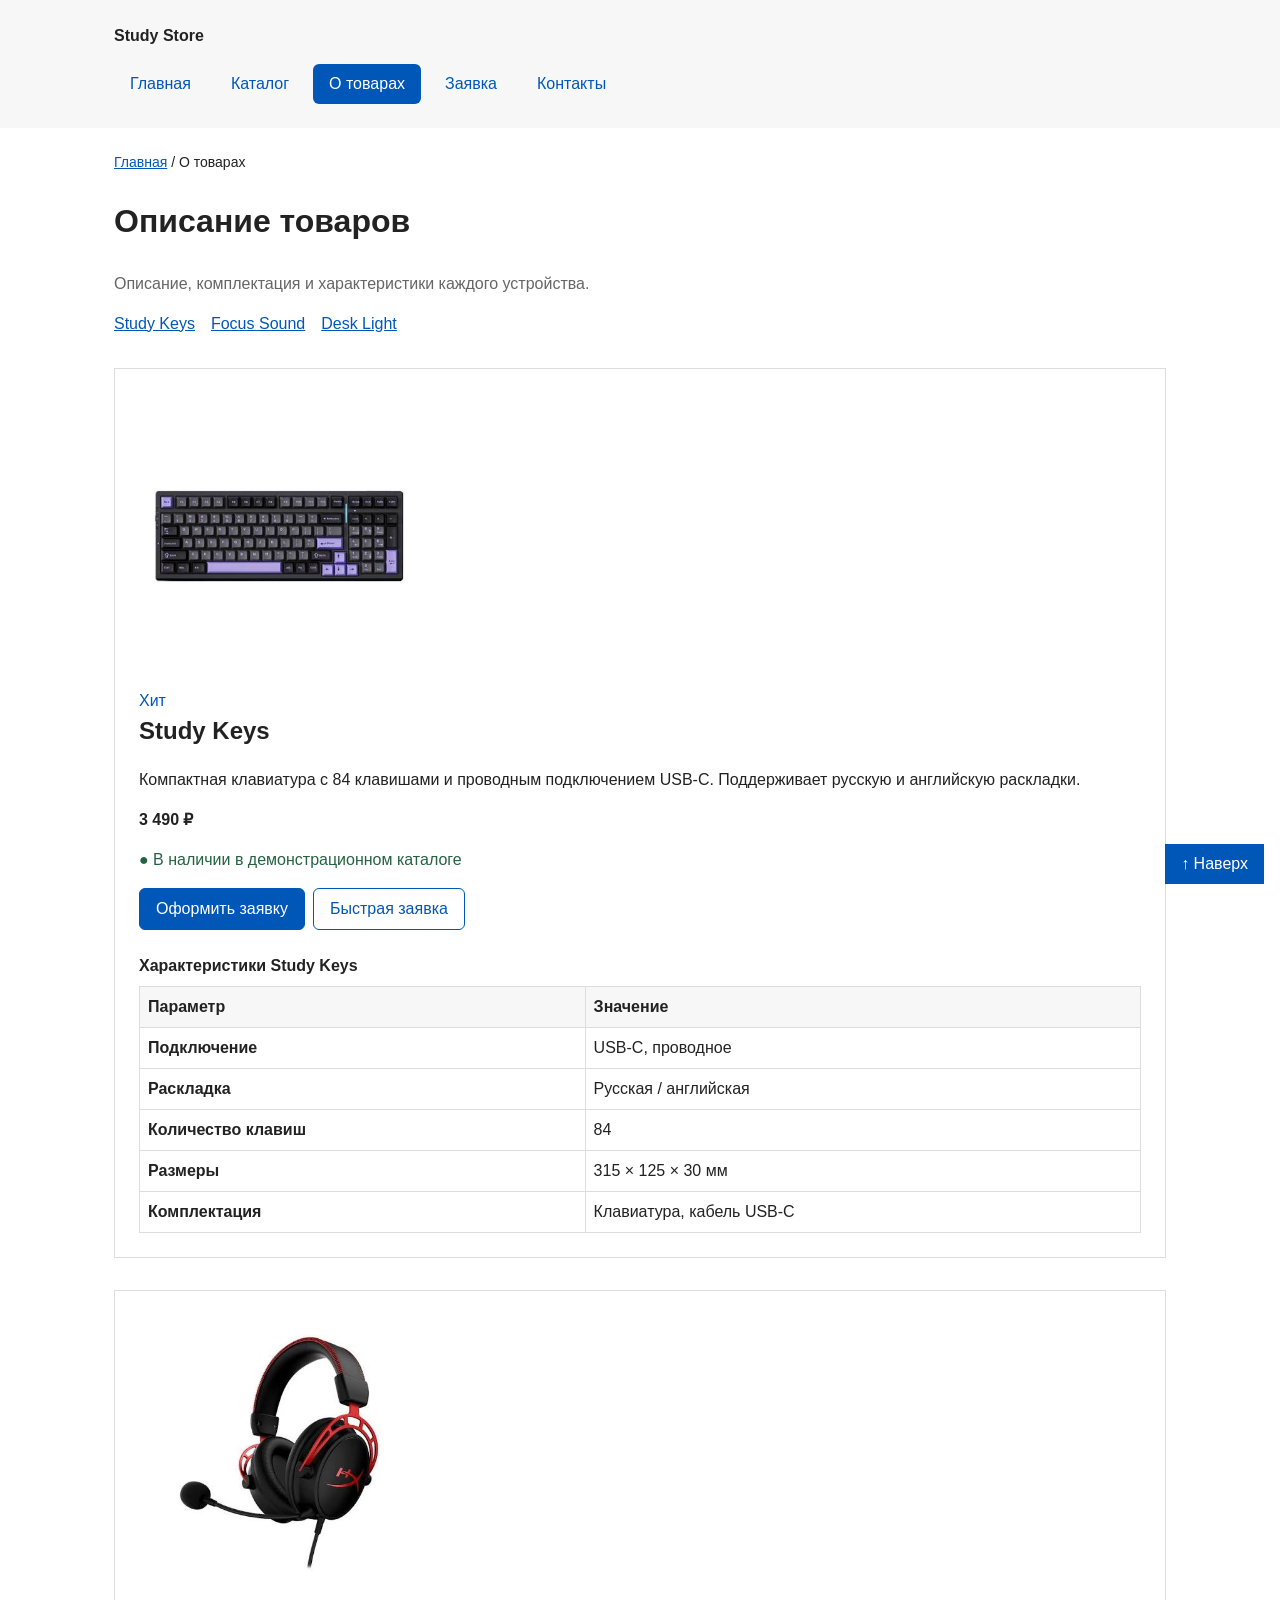
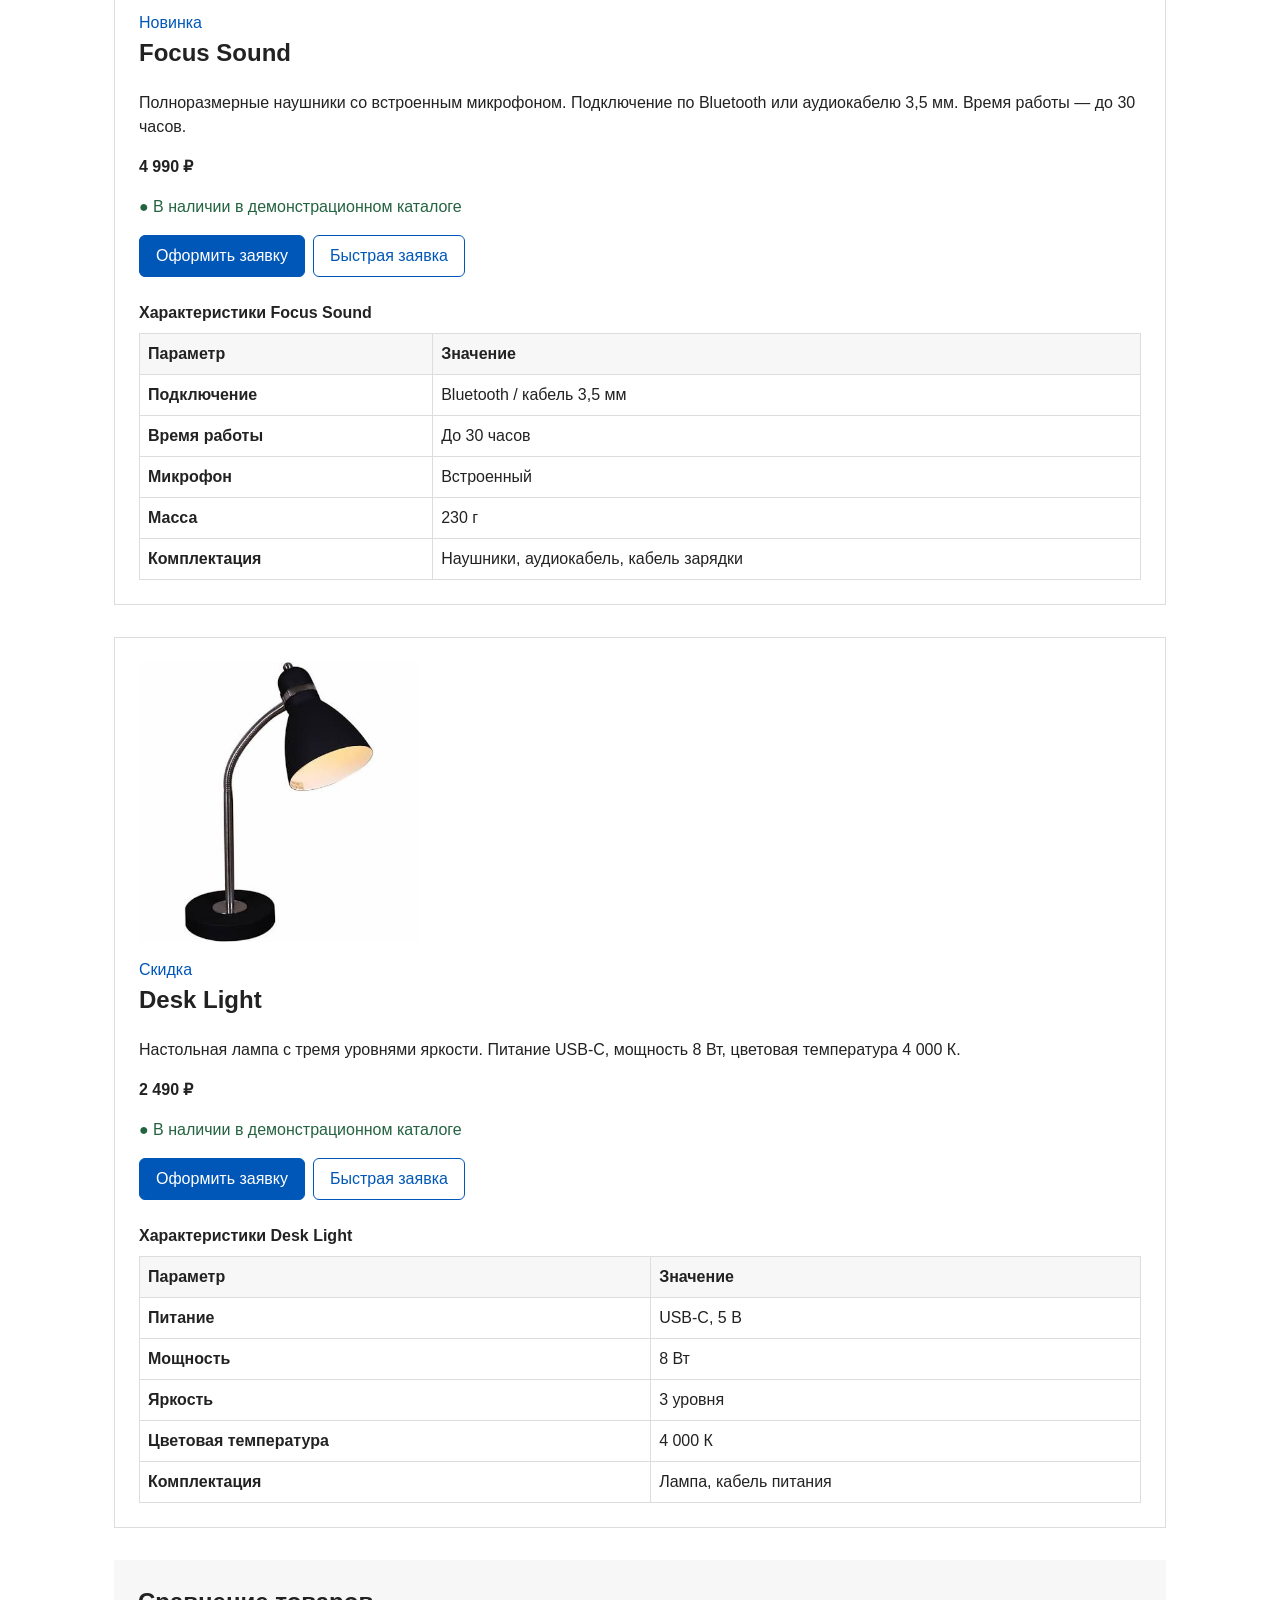
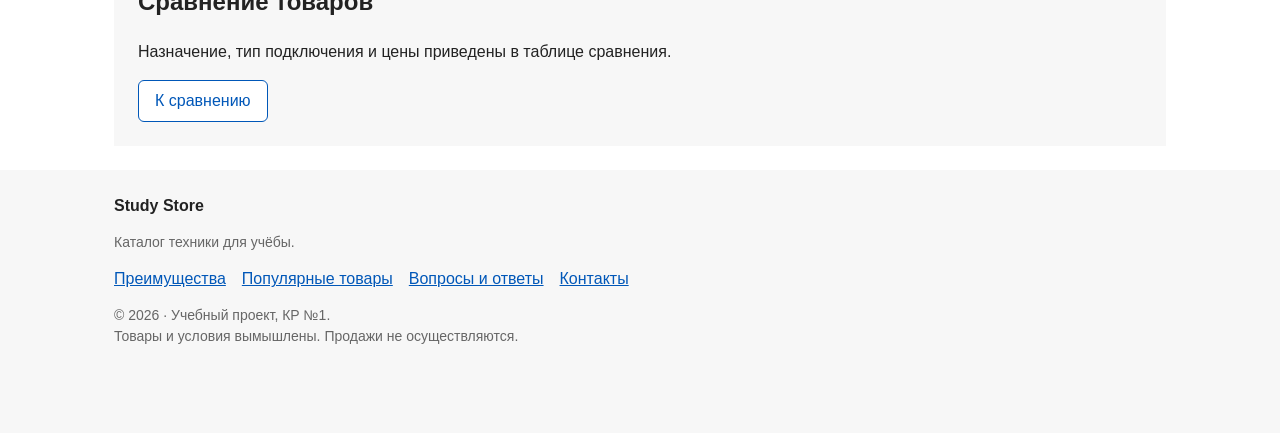
<file: product.html>
<!DOCTYPE html>
<html lang="ru">
<head>
  <meta charset="UTF-8">
  <meta name="viewport" content="width=device-width, initial-scale=1.0">
  <meta name="description" content="Характеристики Study Keys, Focus Sound и Desk Light: изображения, описание, комплектация, цены и заявка.">
  <title>Описание и характеристики товаров — Study Store</title>
  <link rel="icon" href="images/favicon.svg" type="image/svg+xml">
  <link rel="stylesheet" href="css/style.css?v=20261005-hover">
  <script src="js/main.js?v=kr1-final" defer></script>
</head>
<body>
  <a class="skip-link" href="#main-content">Перейти к содержимому</a>
  <header class="site-header" id="top">
    <div class="site-header__inner">
      <a class="site-header__logo" href="index.html">Study Store</a>
      <nav class="site-nav" aria-label="Основная навигация">
        <ul class="site-nav__list">
          <li class="site-nav__item"><a class="site-nav__link" href="index.html">Главная</a></li>
          <li class="site-nav__item"><a class="site-nav__link" href="catalog.html">Каталог</a></li>
          <li class="site-nav__item"><a class="site-nav__link site-nav__link--active" aria-current="page" href="product.html">О товарах</a></li>
          <li class="site-nav__item"><a class="site-nav__link" href="order.html">Заявка</a></li>
          <li class="site-nav__item"><a class="site-nav__link" href="contacts.html">Контакты</a></li>
        </ul>
      </nav>
    </div>
  </header>
  <main class="page-main" id="main-content" tabindex="-1">
    <nav class="breadcrumbs" aria-label="Хлебные крошки"><a class="breadcrumbs__link" href="index.html">Главная</a><span class="breadcrumbs__current" aria-current="page">О товарах</span></nav>
    <section class="section page-intro"><h1 class="page-intro__title">Описание товаров</h1><p class="section__description">Описание, комплектация и характеристики каждого устройства.</p><nav class="category-nav" aria-label="Товары на странице"><a class="category-nav__link" href="#keyboard">Study Keys</a><a class="category-nav__link" href="#headphones">Focus Sound</a><a class="category-nav__link" href="#lamp">Desk Light</a></nav></section>
    <article class="product-detail" id="keyboard" aria-labelledby="keyboard-title">
      <div class="product-detail__visual"><img class="product-detail__image" src="images/keyboard.jpeg" width="447" height="447" alt="Клавиатура Study Keys — фото" loading="lazy"><span class="product-detail__tag">Хит</span></div>
      <div class="product-detail__content"><h2 class="product-detail__title" id="keyboard-title">Study Keys</h2><p class="product-detail__description">Компактная клавиатура с 84 клавишами и проводным подключением USB-C. Поддерживает русскую и английскую раскладки.</p><p class="product-detail__price">3 490 ₽</p><p class="product-detail__availability">● В наличии в демонстрационном каталоге</p><div class="product-detail__actions"><a class="button button--primary" href="order.html?product=keyboard">Оформить заявку</a><button class="button button--secondary" type="button" data-order-product="keyboard">Быстрая заявка</button></div>
        <table class="product-table"><caption class="product-table__caption">Характеристики Study Keys</caption><thead><tr><th class="product-table__cell" scope="col">Параметр</th><th class="product-table__cell" scope="col">Значение</th></tr></thead><tbody>
              <tr><th class="product-table__cell" scope="row">Подключение</th><td class="product-table__cell">USB-C, проводное</td></tr>
              <tr><th class="product-table__cell" scope="row">Раскладка</th><td class="product-table__cell">Русская / английская</td></tr>
              <tr><th class="product-table__cell" scope="row">Количество клавиш</th><td class="product-table__cell">84</td></tr>
              <tr><th class="product-table__cell" scope="row">Размеры</th><td class="product-table__cell">315 × 125 × 30 мм</td></tr>
              <tr><th class="product-table__cell" scope="row">Комплектация</th><td class="product-table__cell">Клавиатура, кабель USB-C</td></tr>
        </tbody></table>
      </div>
    </article>
    <article class="product-detail" id="headphones" aria-labelledby="headphones-title">
      <div class="product-detail__visual"><img class="product-detail__image" src="images/headphones.jpeg" width="447" height="447" alt="Наушники Focus Sound — фото" loading="lazy"><span class="product-detail__tag">Новинка</span></div>
      <div class="product-detail__content"><h2 class="product-detail__title" id="headphones-title">Focus Sound</h2><p class="product-detail__description">Полноразмерные наушники со встроенным микрофоном. Подключение по Bluetooth или аудиокабелю 3,5 мм. Время работы — до 30 часов.</p><p class="product-detail__price">4 990 ₽</p><p class="product-detail__availability">● В наличии в демонстрационном каталоге</p><div class="product-detail__actions"><a class="button button--primary" href="order.html?product=headphones">Оформить заявку</a><button class="button button--secondary" type="button" data-order-product="headphones">Быстрая заявка</button></div>
        <table class="product-table"><caption class="product-table__caption">Характеристики Focus Sound</caption><thead><tr><th class="product-table__cell" scope="col">Параметр</th><th class="product-table__cell" scope="col">Значение</th></tr></thead><tbody>
              <tr><th class="product-table__cell" scope="row">Подключение</th><td class="product-table__cell">Bluetooth / кабель 3,5 мм</td></tr>
              <tr><th class="product-table__cell" scope="row">Время работы</th><td class="product-table__cell">До 30 часов</td></tr>
              <tr><th class="product-table__cell" scope="row">Микрофон</th><td class="product-table__cell">Встроенный</td></tr>
              <tr><th class="product-table__cell" scope="row">Масса</th><td class="product-table__cell">230 г</td></tr>
              <tr><th class="product-table__cell" scope="row">Комплектация</th><td class="product-table__cell">Наушники, аудиокабель, кабель зарядки</td></tr>
        </tbody></table>
      </div>
    </article>
    <article class="product-detail" id="lamp" aria-labelledby="lamp-title">
      <div class="product-detail__visual"><img class="product-detail__image" src="images/desk_lamp.jpeg" width="447" height="447" alt="Настольная лампа Desk Light — фото" loading="lazy"><span class="product-detail__tag">Скидка</span></div>
      <div class="product-detail__content"><h2 class="product-detail__title" id="lamp-title">Desk Light</h2><p class="product-detail__description">Настольная лампа с тремя уровнями яркости. Питание USB-C, мощность 8 Вт, цветовая температура 4 000 К.</p><p class="product-detail__price">2 490 ₽</p><p class="product-detail__availability">● В наличии в демонстрационном каталоге</p><div class="product-detail__actions"><a class="button button--primary" href="order.html?product=lamp">Оформить заявку</a><button class="button button--secondary" type="button" data-order-product="lamp">Быстрая заявка</button></div>
        <table class="product-table"><caption class="product-table__caption">Характеристики Desk Light</caption><thead><tr><th class="product-table__cell" scope="col">Параметр</th><th class="product-table__cell" scope="col">Значение</th></tr></thead><tbody>
              <tr><th class="product-table__cell" scope="row">Питание</th><td class="product-table__cell">USB-C, 5 В</td></tr>
              <tr><th class="product-table__cell" scope="row">Мощность</th><td class="product-table__cell">8 Вт</td></tr>
              <tr><th class="product-table__cell" scope="row">Яркость</th><td class="product-table__cell">3 уровня</td></tr>
              <tr><th class="product-table__cell" scope="row">Цветовая температура</th><td class="product-table__cell">4 000 К</td></tr>
              <tr><th class="product-table__cell" scope="row">Комплектация</th><td class="product-table__cell">Лампа, кабель питания</td></tr>
        </tbody></table>
      </div>
    </article>
    <p class="success-message" id="success-message" role="status" tabindex="-1" hidden></p>
    <aside class="callout"><div><h2 class="callout__title">Сравнение товаров</h2><p class="callout__text">Назначение, тип подключения и цены приведены в таблице сравнения.</p></div><a class="button button--secondary" href="catalog.html#comparison">К сравнению</a></aside>
  </main>
  <footer class="site-footer" id="contacts">
    <div class="site-footer__inner">
      <div><a class="site-footer__logo" href="index.html">Study Store</a><p class="site-footer__note">Каталог техники для учёбы.</p></div>
      <nav class="site-footer__nav" aria-label="Разделы главной страницы">
        <a href="index.html#advantages">Преимущества</a>
        <a href="index.html#popular">Популярные товары</a>
        <a href="index.html#faq">Вопросы и ответы</a>
        <a href="contacts.html">Контакты</a>
      </nav>
      <p class="site-footer__note">© 2026 · Учебный проект, КР №1.<br>Товары и условия вымышлены. Продажи не осуществляются.</p>
    </div>
  </footer>
  <a class="back-to-top" href="#top" aria-label="Вернуться наверх">↑ Наверх</a>
  <dialog class="order-dialog" id="order-dialog" aria-labelledby="order-dialog-title">
    <h2 class="order-dialog__title" id="order-dialog-title">Оставить заявку</h2>
      <form class="order-form" id="order-form" action="order.html" method="get">
        <p class="order-form__note">Поля со звёздочкой * обязательны. Это учебная форма: данные не отправляются и не сохраняются.</p>
        <noscript><p class="order-form__note">Для демонстрации отправки включите JavaScript. Не вводите реальные персональные данные.</p></noscript>
        <div class="order-form__field">
          <label class="order-form__label" for="selected-product">Товар *</label>
          <select class="order-form__select" id="selected-product" name="product" required>
            <option value="">Выберите товар</option>
            <option value="keyboard">Study Keys — 3 490 ₽</option>
            <option value="headphones">Focus Sound — 4 990 ₽</option>
            <option value="lamp">Desk Light — 2 490 ₽</option>
          </select>
        </div>
        <div class="order-form__row">
          <div class="order-form__field">
            <label class="order-form__label" for="order-name">Имя *</label>
            <input class="order-form__input" id="order-name" name="name" type="text" minlength="2" maxlength="60" autocomplete="given-name" placeholder="Например, Алексей" required>
          </div>
          <div class="order-form__field">
            <label class="order-form__label" for="order-email">E-mail *</label>
            <input class="order-form__input" id="order-email" name="email" type="email" autocomplete="email" placeholder="name@example.com" required>
          </div>
        </div>
        <div class="order-form__row">
          <div class="order-form__field">
            <label class="order-form__label" for="order-phone">Телефон *</label>
            <input class="order-form__input" id="order-phone" name="phone" type="tel" autocomplete="tel" inputmode="tel" pattern="\+7[0-9]{10}" placeholder="+79000000000" aria-describedby="phone-hint" required>
            <small class="order-form__hint" id="phone-hint">+7 и 10 цифр, без пробелов: +79000000000.</small>
          </div>
          <div class="order-form__field">
            <label class="order-form__label" for="order-date">Удобная дата связи</label>
            <input class="order-form__input" id="order-date" name="date" type="date">
          </div>
        </div>
        <div class="order-form__field">
          <label class="order-form__label" for="order-topic">Тема заявки *</label>
          <select class="order-form__select" id="order-topic" name="topic" required>
            <option value="product">Заказ товара</option>
            <option value="consultation">Консультация</option>
            <option value="delivery">Вопрос о доставке</option>
          </select>
        </div>
        <div class="order-form__field">
          <label class="order-form__label" for="order-comment">Комментарий</label>
          <textarea class="order-form__textarea" id="order-comment" name="comment" rows="3" maxlength="1000" placeholder="Комментарий к заявке"></textarea>
        </div>
        <div class="order-form__consent">
          <input class="order-form__checkbox" id="order-agreement" name="agreement" type="checkbox" required>
          <label class="order-form__label" for="order-agreement">Согласен на обработку указанных данных в рамках учебной демонстрации *</label>
        </div>
        <div class="order-form__actions">
          <button class="button button--primary" type="submit">Отправить заявку</button>
          <button class="button button--secondary" id="close-order-dialog" type="button">Закрыть</button>
        </div>
      </form>
  </dialog>
</body>
</html>
</file>
<file: css/style.css>
/* Общие значения: один цвет или отступ можно поменять для всего сайта. */
:root {
  --color-bg: #ffffff;
  --color-surface: #f7f7f7;
  --color-primary: #0057b8;
  --color-primary-dark: #003f86;
  --color-text: #222222;
  --color-muted: #666666;
  --color-border: #dddddd;
  --color-danger: #b00020;
  --color-success: #246340;
  --space-sm: 8px;
  --space-md: 16px;
  --space-lg: 24px;
  --space-xl: 32px;
  --radius: 6px;
  --container-width: 1100px;
}

/* Базовые стили. */
* { box-sizing: border-box; }
/* Плавные переходы по якорям, включая ссылку «Наверх». */
html { scroll-behavior: smooth; }
body {
  margin: 0;
  min-height: 100vh;
  display: flex;
  flex-direction: column;
  font-family: Arial, sans-serif;
  line-height: 1.5;
  color: var(--color-text);
  background-color: var(--color-bg);
}
img { display: block; max-width: 100%; height: auto; }
a { color: var(--color-primary); }
a:hover { color: var(--color-primary-dark); }
input, select, textarea, button { font: inherit; }
:focus-visible { outline: 2px solid var(--color-primary); outline-offset: 3px; }
[hidden] { display: none; }
.page-main, .site-header__inner, .site-footer__inner {
  max-width: var(--container-width);
  margin: 0 auto;
  padding: var(--space-lg);
}
/* Основное содержимое заполняет свободную высоту окна до подвала. */
.page-main { flex: 1; width: 100%; }
h1 { font-size: 32px; }
h2 { font-size: 24px; }
h3 { font-size: 20px; }
h1, h2, h3 { margin-top: 0; }
.section { margin-bottom: var(--space-xl); }
/* Outline выделяет блок при наведении и не меняет его размеры. */
.section:hover, .product-detail:hover, .contact-card:hover, .callout:hover {
  outline: 1px solid var(--color-primary);
  outline-offset: 6px;
}
.section__description { color: var(--color-muted); }

/* Шапка и меню. Flex располагает ссылки в один ряд. */
.site-header, .site-footer { flex-shrink: 0; background-color: var(--color-surface); }
.site-header__logo, .site-footer__logo {
  font-weight: 700;
  color: var(--color-text);
  text-decoration: none;
}
.site-nav__list {
  display: flex;
  flex-wrap: wrap;
  gap: var(--space-sm);
  list-style: none;
  margin: var(--space-md) 0 0;
  padding: 0;
}
.site-nav__link {
  display: block;
  padding: var(--space-sm) var(--space-md);
  text-decoration: none;
  border-radius: var(--radius);
}
.site-nav__link:hover, .site-nav__link--active {
  color: white;
  background-color: var(--color-primary);
}
.site-footer__nav { display: flex; flex-wrap: wrap; gap: var(--space-md); }
.site-footer__note { color: var(--color-muted); font-size: 14px; }
.site-footer__inner { padding-bottom: 72px; }
.breadcrumbs { margin-bottom: var(--space-lg); font-size: 14px; }
.breadcrumbs__current::before { content: ' / '; }
.category-nav { display: flex; flex-wrap: wrap; gap: var(--space-md); margin-top: var(--space-md); }

/* Общие кнопки и состояния. */
.button {
  display: inline-block;
  padding: var(--space-sm) var(--space-md);
  border: 1px solid var(--color-primary);
  border-radius: var(--radius);
  text-decoration: none;
  cursor: pointer;
}
.button--primary { color: white; background-color: var(--color-primary); }
.button--primary:hover { color: white; background-color: var(--color-primary-dark); }
.button--secondary { color: var(--color-primary); background-color: white; }
.button--secondary:hover { color: white; background-color: var(--color-primary); }
.button:disabled { opacity: 0.6; cursor: not-allowed; }
.hero__actions, .product-card__actions, .product-detail__actions, .order-form__actions {
  display: flex;
  flex-wrap: wrap;
  gap: var(--space-sm);
}

/* Главная: обычный вводный блок, преимущества и вопросы. */
.hero { padding: var(--space-lg); margin-bottom: var(--space-xl); background-color: #eef5ff; }
.benefits { display: grid; grid-template-columns: repeat(3, 1fr); gap: var(--space-md); }
.benefit { padding: var(--space-md); border: 1px solid var(--color-border); }
.section__heading { margin-bottom: var(--space-md); }
.faq__item { margin-top: var(--space-sm); padding: var(--space-md); border: 1px solid var(--color-border); }
.faq__question { font-weight: 700; cursor: pointer; }
.faq__question:hover { color: var(--color-primary); }
.faq__answer { margin-bottom: 0; }
.callout { padding: var(--space-lg); background-color: var(--color-surface); }

/* Три карточки в ряд через Grid. Flex внутри карточки выравнивает кнопки. */
.products-grid { display: grid; grid-template-columns: repeat(3, 1fr); gap: var(--space-md); }
.product-card {
  position: relative;
  display: flex;
  flex-direction: column;
  padding: var(--space-md);
  border: 1px solid var(--color-border);
  border-radius: var(--radius);
}
.product-card:hover, .product-card--featured { border-color: var(--color-primary); }
.product-card--discount { border-color: var(--color-danger); }
.product-card__image { width: 100%; max-width: 240px; margin: 0 auto var(--space-md); }
.product-card__category { margin: 0 0 var(--space-sm); color: var(--color-muted); font-size: 14px; }
.product-card__title { margin-bottom: var(--space-sm); }
.product-card__description { margin-top: 0; }
.product-card__price { margin-top: auto; font-weight: 700; }
.product-card__old-price { margin-left: var(--space-sm); color: var(--color-muted); font-weight: 400; }
/* absolute размещает бейдж относительно карточки с position: relative. */
.product-card__badge {
  position: absolute;
  top: var(--space-sm);
  right: var(--space-sm);
  padding: 4px 8px;
  color: white;
  background-color: var(--color-primary);
  border-radius: var(--radius);
  font-size: 12px;
}
.product-card--discount .product-card__badge { background-color: var(--color-danger); }
.product-card--new .product-card__badge { background-color: var(--color-success); }

/* Каталог: фильтр слева, товары справа. */
.catalog-layout {
  display: grid;
  grid-template-columns: 220px minmax(0, 1fr);
  gap: var(--space-lg);
  align-items: start;
  margin-bottom: var(--space-xl);
}
.catalog-filters {
  position: sticky;
  top: var(--space-lg);
  padding: var(--space-md);
  border: 1px solid var(--color-border);
  background-color: var(--color-surface);
}
.catalog-filters__note { font-size: 14px; color: var(--color-muted); }
.filters-form__group { margin: 0 0 var(--space-md); padding: var(--space-sm); border: 1px solid var(--color-border); }
.filters-form__label { display: block; margin-bottom: var(--space-sm); }
.filters-form__input { width: 100%; margin-bottom: var(--space-sm); }
.catalog-filters__link { display: block; margin-top: var(--space-md); }
.catalog-products__count { color: var(--color-muted); }

/* Подробное описание и таблицы. */
.product-detail { margin-bottom: var(--space-xl); padding: var(--space-lg); border: 1px solid var(--color-border); }
.product-detail__image { width: 100%; max-width: 280px; margin-bottom: var(--space-md); }
.product-detail__tag { color: var(--color-primary); }
.product-detail__price { font-weight: 700; }
.product-detail__availability { color: var(--color-success); }
.table-wrap { overflow-x: auto; }
.product-table { width: 100%; margin-top: var(--space-lg); border-collapse: collapse; text-align: left; }
.product-table__caption { margin-bottom: var(--space-sm); text-align: left; font-weight: 700; }
.product-table__cell { padding: var(--space-sm); border: 1px solid var(--color-border); }
.product-table thead { background-color: var(--color-surface); }

/* Форма: поля друг под другом, подпись над полем. */
.order-panel { max-width: 620px; }
.order-help { margin-top: var(--space-lg); padding: var(--space-lg); background-color: var(--color-surface); }
.order-form__field { margin-bottom: var(--space-md); }
.order-form__label { display: block; margin-bottom: var(--space-sm); }
.order-form__input, .order-form__select, .order-form__textarea {
  width: 100%;
  padding: 10px 12px;
  border: 1px solid var(--color-border);
  border-radius: var(--radius);
}
.order-form__input:hover, .order-form__select:hover, .order-form__textarea:hover { border-color: var(--color-primary); }
.order-form__textarea { resize: vertical; }
.order-form__hint, .order-form__note { color: var(--color-muted); font-size: 14px; }
.order-form__hint { display: block; margin-top: var(--space-sm); }
.order-form__consent { display: flex; align-items: start; gap: var(--space-sm); margin-bottom: var(--space-md); }
.order-form__checkbox { flex-shrink: 0; margin-top: 5px; }
.order-form [aria-invalid="true"] { outline: 1px solid var(--color-danger); border-color: var(--color-danger); }
.order-dialog {
  width: 560px;
  max-width: calc(100% - 32px);
  max-height: calc(100vh - 32px);
  overflow-y: auto;
  padding: var(--space-lg);
  border: none;
  border-radius: var(--radius);
}
.order-dialog::backdrop { background-color: rgba(0, 0, 0, 0.5); }
.success-message { padding: var(--space-md); border-left: 4px solid var(--color-success); background-color: #eefaf0; }
.contact-card { margin-bottom: var(--space-lg); }
.contact-card__address { font-style: normal; }
.contact-card__label { margin-bottom: 0; font-weight: 700; }
.contact-card__link { display: block; margin-top: var(--space-md); }

/* Фиксированная ссылка и переход к содержимому с клавиатуры. */
.back-to-top {
  position: fixed;
  right: var(--space-md);
  bottom: var(--space-md);
  z-index: 10;
  padding: var(--space-sm) var(--space-md);
  color: white;
  background-color: var(--color-primary);
  text-decoration: none;
}
.back-to-top:hover { color: white; background-color: var(--color-primary-dark); }
.skip-link { position: fixed; top: -100px; left: var(--space-md); z-index: 20; padding: var(--space-sm); background-color: white; }
.skip-link:focus { top: var(--space-sm); }

/* На небольшом экране карточки и каталог становятся одной колонкой. */
@media (max-width: 800px) {
  .products-grid, .benefits, .catalog-layout { grid-template-columns: 1fr; }
  .catalog-filters { position: static; }
}

/* Если в системе отключены анимации, переходы по якорям мгновенные. */
@media (prefers-reduced-motion: reduce) {
  html { scroll-behavior: auto; }
}
</file>
